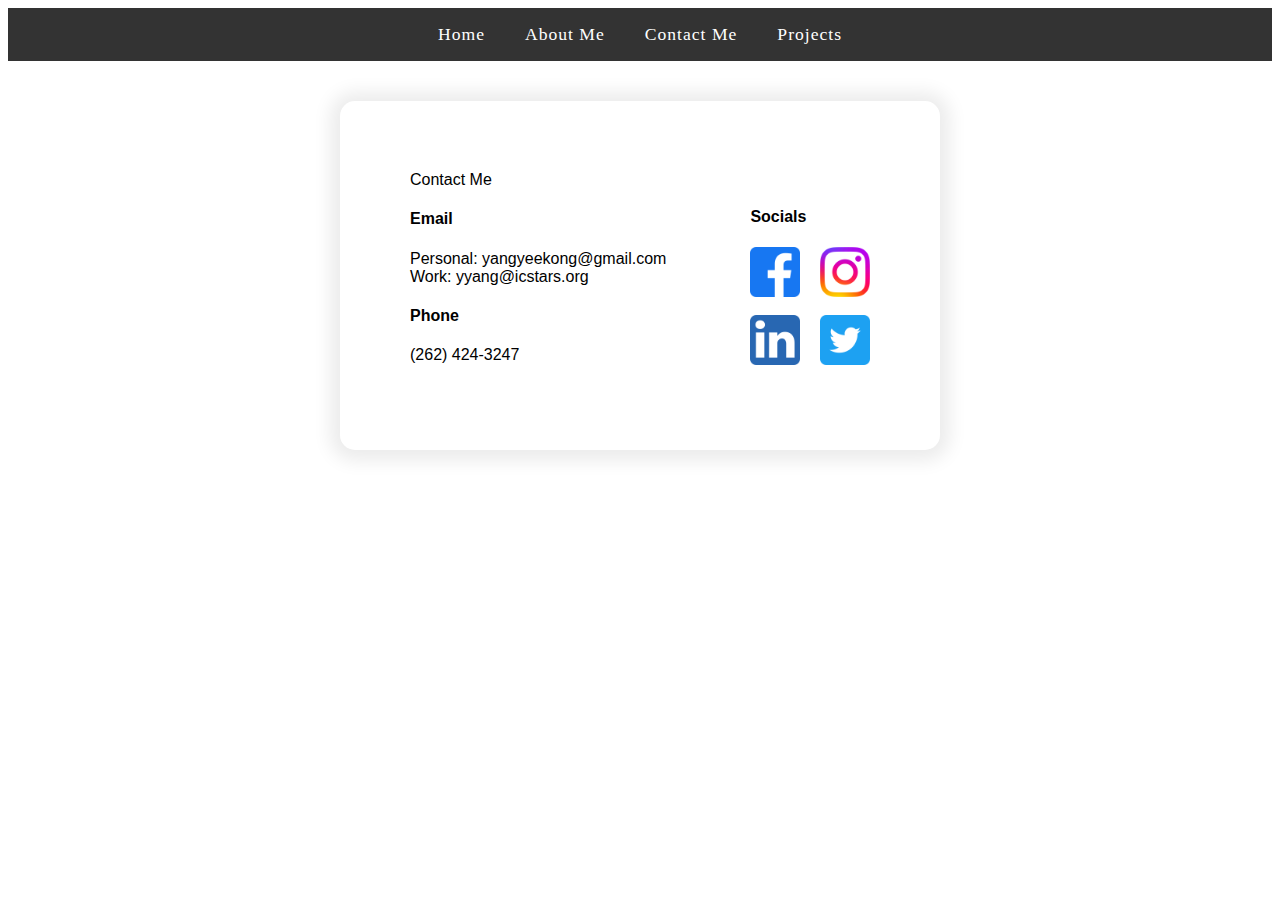
<file: contactMe.html>
<!DOCTYPE html>
<html lang="en">
<head>
    <meta charset="UTF-8" />
    <meta name="viewport" content="width=device-width, initial-scale=1.0"/>
    <title>Contact Me | Yeekong Yang</title>
    <link rel="stylesheet" href="topBar.css" />
    <style>
        .splitBox {
            max-width: 600px;
            margin: 40px auto 0 auto;
            background: #fff;
            border-radius: 15px;
            box-shadow: 0 1px 18px 10px rgba(0,0,0,0.08);
            padding: 70px;
            font-family: sans-serif;
            display: flex; 
            gap: 24px;
            align-items: flex-start;
            align-items: center;
        }
        .socials { 
            display: flex;
            gap: 20px;
            padding-left: 50%;
        }
        .socials img {
            width: 50px;
            min-width: 50px;
            display: block;
        }
    </style>
</head>
<body>
    <div>
        <nav>
            <a href="home.html">Home</a>
            <a href="aboutme.html">About Me</a>
            <a href="contactMe.html">Contact Me</a>
        <a href="projects.html">Projects</a>
        </nav>
    </div>

    <div class="splitBox">
        <div>
            <header>Contact Me</header>

            <h4>Email</h4>
            <p>
                Personal: yangyeekong@gmail.com<br />
                Work: yyang@icstars.org
            </p>

            <h4>Phone</h4>
            <p>(262) 424-3247</p>
        </div>

        <div>
            <h4 class="socials">Socials</h4>

            <div class="socials">
                <div>
                    <a href="https://www.facebook.com/" target="_blank">
                        <img src="images/facebook.png" alt="icons" />
                    </a>
                    <br>
                    <a href="https://www.linkedin.com/" target="_blank">
                        <img src="images/linkedin.png" alt="icons" />
                    </a>
                </div>

                <div>
                    <a href="https://www.instagram.com/" target="_blank">
                        <img src="images/instagram.png" alt="icons" />
                    </a>
                    <br>
                    <a href="https://x.com/" target="_blank">
                        <img src="images/twitter.png" alt="icons" />
                    </a>
                </div>
            </div>
        </div>
    </div>
</body>
</html>
</file>
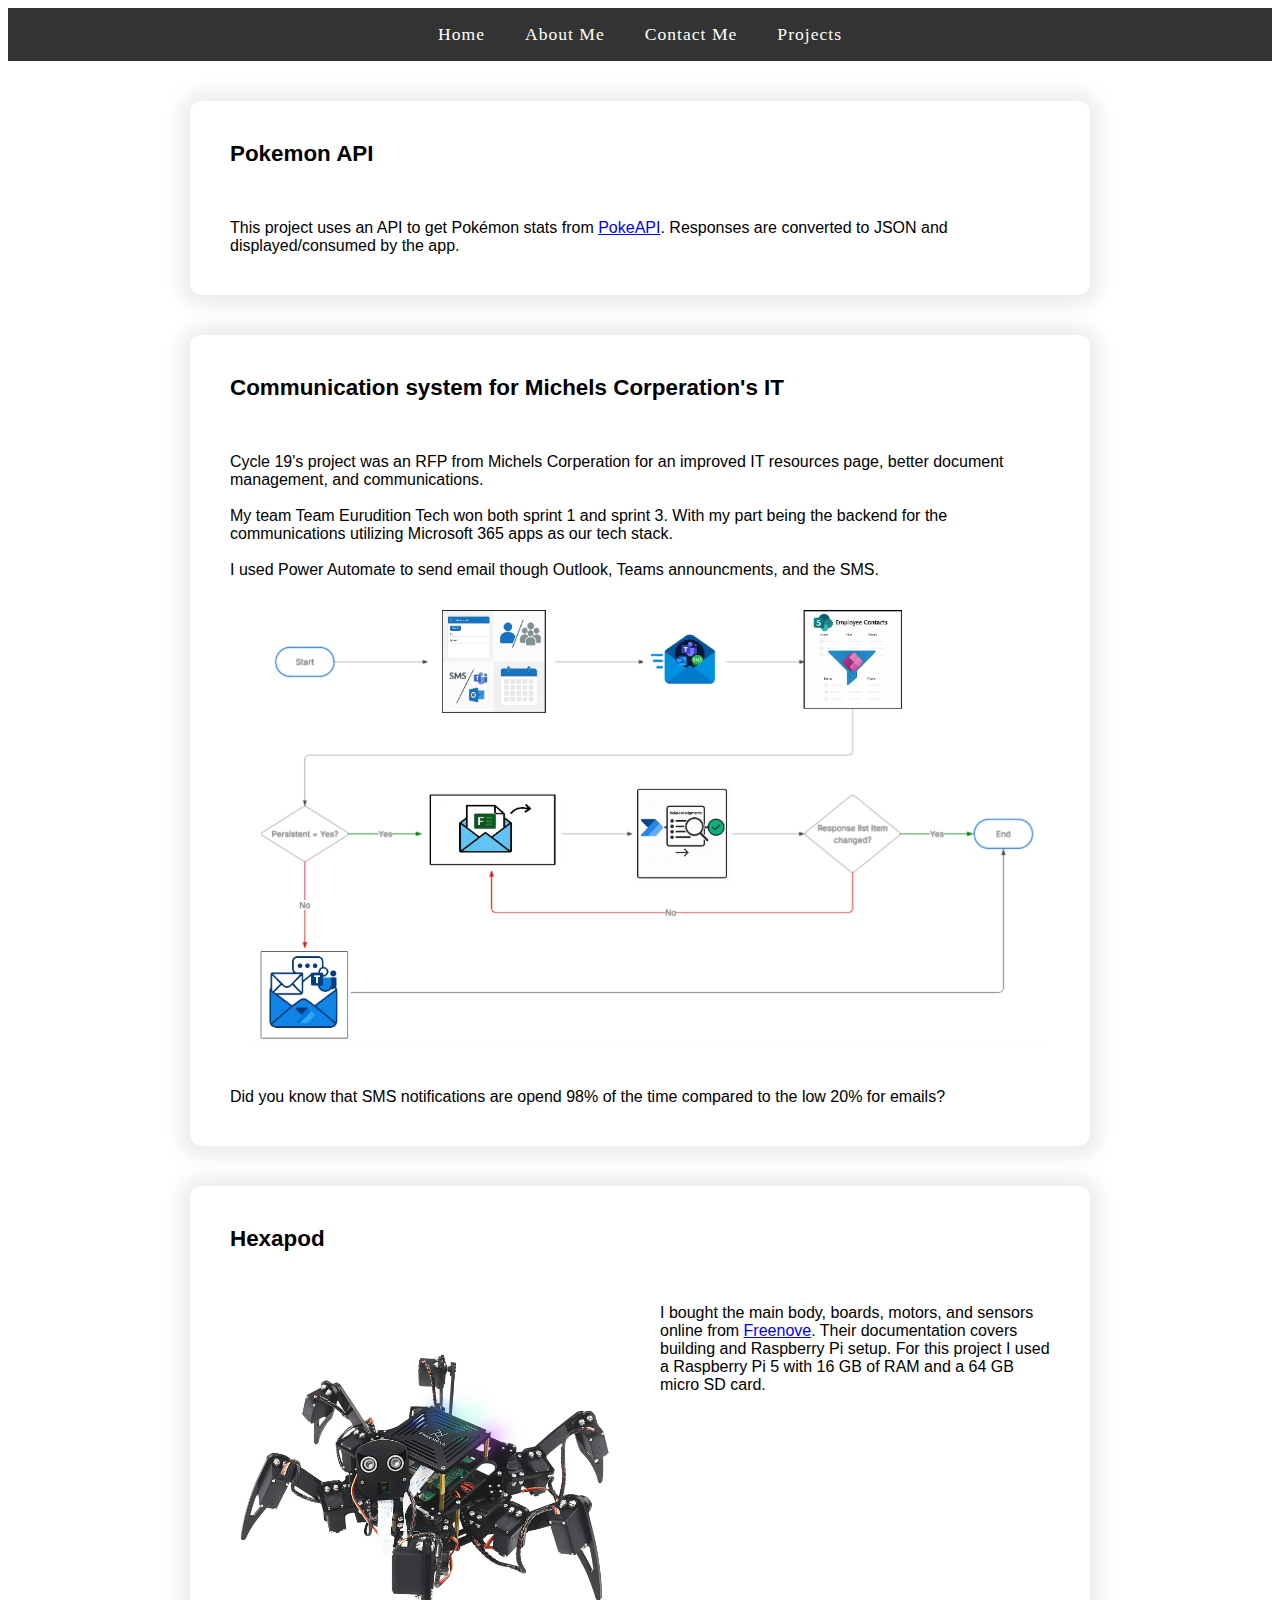
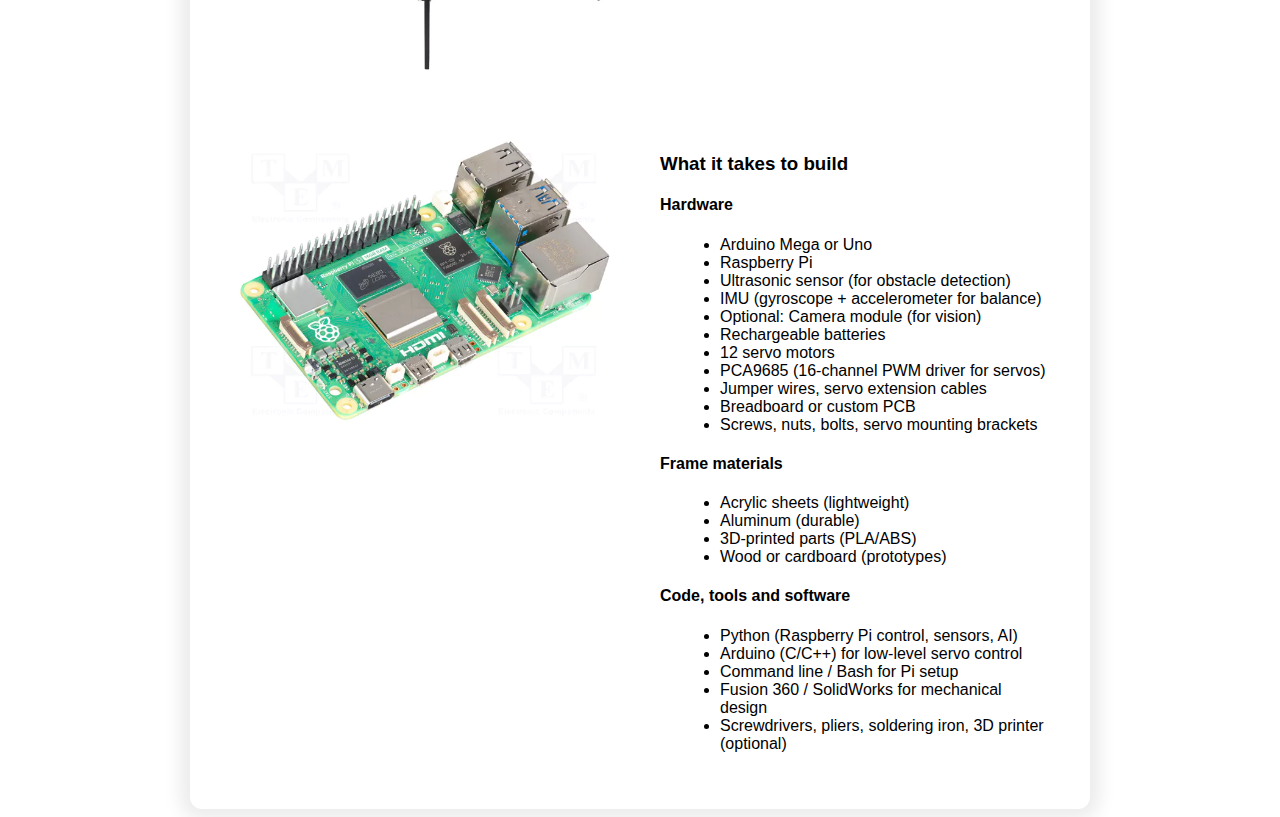
<file: projects.html>
<!DOCTYPE html>
<html lang="en">
<head>
    <meta charset="UTF-8">
    <meta name="viewport" content="width=device-width, initial-scale=1.0">
    <title>About Me | Yeekong Yang</title>
    <link rel="stylesheet" href="topBar.css">
    <style>
        .box { /* container for image and paragraph */
            display: flex;
            flex-wrap: wrap; /* allow children to wrap instead of overflowing */
            align-items: flex-start;
            gap: 40px;
            max-width: 900px;
            width: calc(100% - 40px);
            margin: 40px auto 0 auto;
            background: #fff;
            border-radius: 12px;
            box-shadow: 0 1px 18px 10px rgba(0,0,0,0.08);
            padding: 40px;
            font-family: sans-serif;
        }

        .box .project-title {
            width: 100%;
            margin: 0 0 12px 0;
            font-size: 1.4rem;
        }

        .box .para-box, .box .project-media {
            flex: 1 1 280px; /* allow growth and shrink; set a reasonable base */
            min-width: 220px;
        }
    </style>
</head>
<body>

    <nav>
        <a href="index.html">Home</a>
        <a href="aboutme.html">About Me</a>
        <a href="contactMe.html">Contact Me</a>
        <a href="projects.html">Projects</a>
    </nav>
    
    <main>
        <!-- Pokemon API -->
        <div class="box" id="pokemon-api">
        <h1 class="project-title">Pokemon API</h1>
        <div class="para-box">
            This project uses an API to get Pokémon stats from
            <a href="https://pokeapi.co/" target="_blank" rel="noopener">PokeAPI</a>.
            Responses are converted to JSON and displayed/consumed by the app.
        </div>
    </div>
                    <!-- SMS -->
    <div class="box" id="SMS">
        <h1 class="project-title">Communication system for Michels Corperation's IT</h1>
        <div class="para-box">
            Cycle 19's project was an RFP from Michels Corperation for an improved IT resources page, better document management, and communications.
            <br><br>
            My team Team Eurudition Tech won both sprint 1 and sprint 3. With my part being the backend for the communications utilizing Microsoft 365 apps as our tech stack.
            <br><br>
            I used Power Automate to send email though Outlook, Teams announcments, and the SMS. 
            <br><br>
            <img src="images/SMSFlowChart.png" alt="Backend Flow Chart for SMS" class="SMSChart">
            <br><br>
            Did you know that SMS notifications are opend 98% of the time compared to the low 20% for emails?
        </div>
    </div>
                    <!-- Hexapod -->
    <div class="box" id="hexapod">
        <h1 class="project-title">Hexapod</h1>

        <div class="project-media">
            <img src="images/61zmykS365L.jpg" alt="Hexapod" class="project-image">
        </div>

        <div class="para-box">
            I bought the main body, boards, motors, and sensors online from
            <a href="https://docs.freenove.com/projects/fnk0052/en/latest/fnk0052/codes/tutorial/Welcome.html" target="_blank" rel="noopener">Freenove</a>.
            Their documentation covers building and Raspberry Pi setup. For this project I used a Raspberry Pi 5 with 16 GB of RAM and a 64 GB micro SD card.
        </div>

        <div class="project-media">
            <img src="images/1148231_1.webp" alt="Raspberry Pi 5 16GB" class="project-image">
        </div>

        <div class="para-box">
        <h3>What it takes to build</h3>

        <h4>Hardware</h4>
        <ul class="project-list">
            <li>Arduino Mega or Uno</li>
            <li>Raspberry Pi</li>
            <li>Ultrasonic sensor (for obstacle detection)</li>
            <li>IMU (gyroscope + accelerometer for balance)</li>
            <li>Optional: Camera module (for vision)</li>
            <li>Rechargeable batteries</li>
            <li>12 servo motors</li>
            <li>PCA9685 (16-channel PWM driver for servos)</li>
            <li>Jumper wires, servo extension cables</li>
            <li>Breadboard or custom PCB</li>
            <li>Screws, nuts, bolts, servo mounting brackets</li>
        </ul>

        <h4>Frame materials</h4>
        <ul class="project-list">
            <li>Acrylic sheets (lightweight)</li>
            <li>Aluminum (durable)</li>
            <li>3D-printed parts (PLA/ABS)</li>
            <li>Wood or cardboard (prototypes)</li>
        </ul>

        <h4>Code, tools and software</h4>
        <ul class="project-list">
            <li>Python (Raspberry Pi control, sensors, AI)</li>
            <li>Arduino (C/C++) for low-level servo control</li>
            <li>Command line / Bash for Pi setup</li>
            <li>Fusion 360 / SolidWorks for mechanical design</li>
            <li>Screwdrivers, pliers, soldering iron, 3D printer (optional)</li>
        </ul>
        </div>
        
    </div>      <!-- END -->

</main>

</body>
</html>
</file>
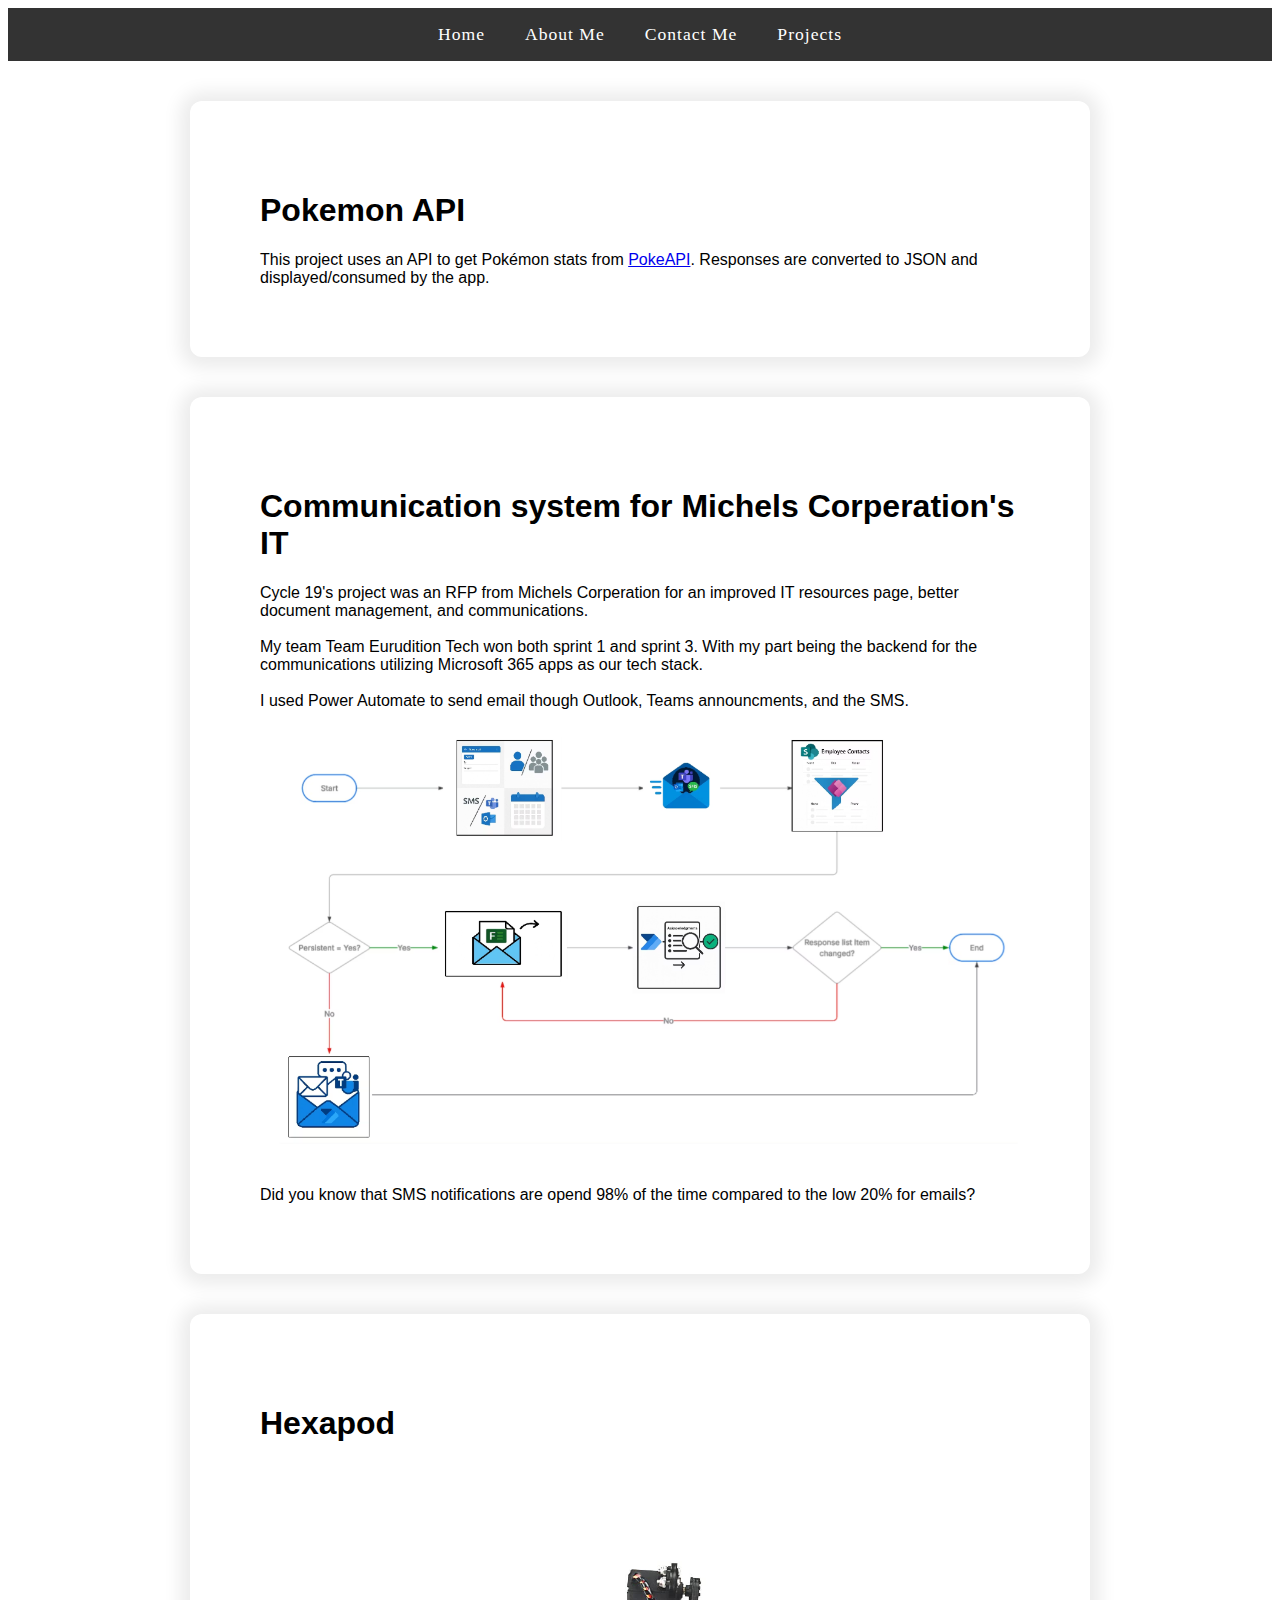
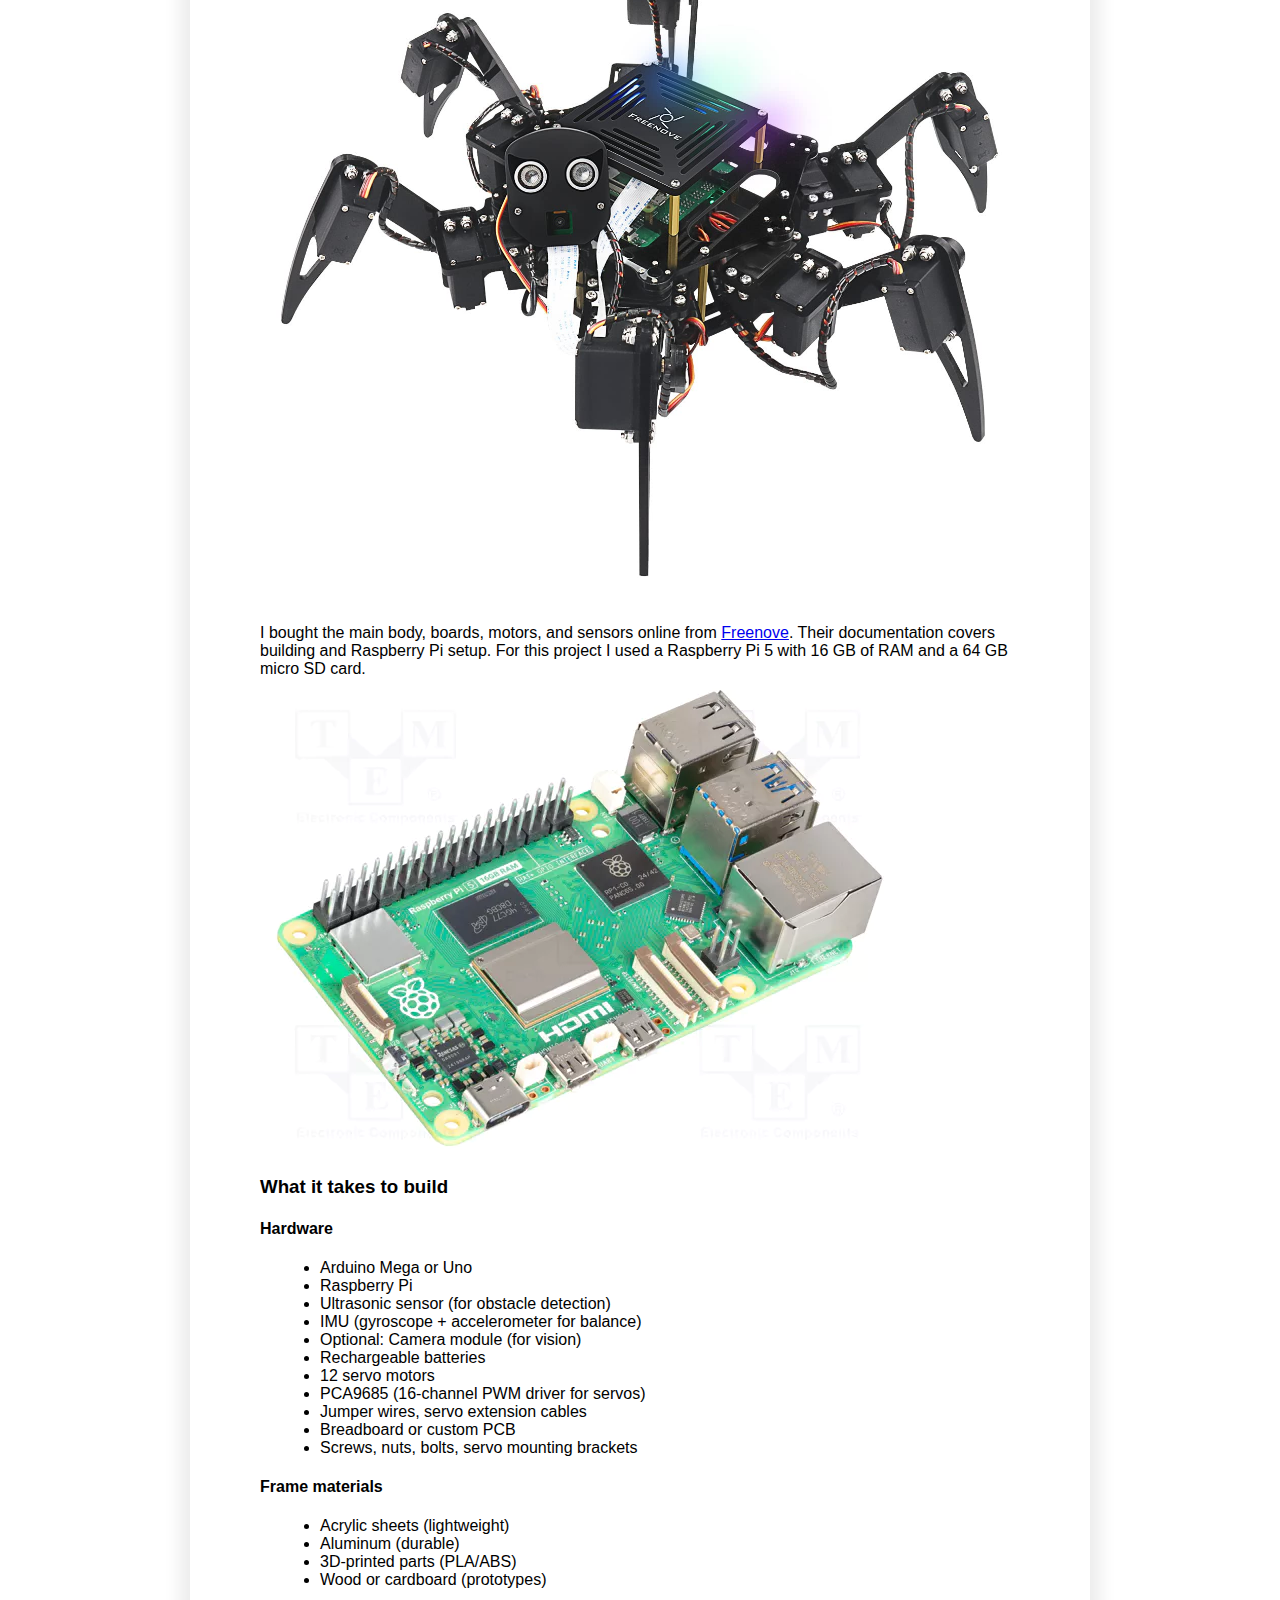
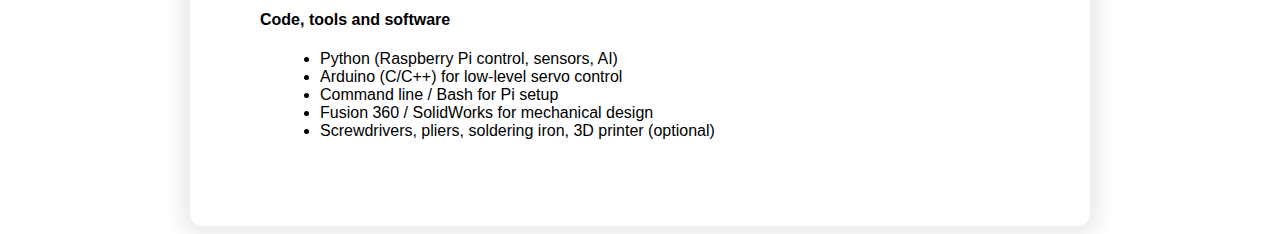
<file: test.html>
<!DOCTYPE html>
<html lang="en">
<head>
    <meta charset="UTF-8">
    <meta name="viewport" content="width=device-width, initial-scale=1.0">
    <title>About Me | Yeekong Yang</title>
    <link rel="stylesheet" href="topBar.css">
    <style>
        .box { 
            align-items: flex-start;
            max-width: 900px;
            margin: 40px auto 0 auto;
            background: #fff;
            border-radius: 12px;
            box-shadow: 0 1px 18px 10px rgba(0,0,0,0.08);
            padding: 70px;
            font-family: sans-serif;
        }
    </style>
</head>
<body>

    <nav>
        <a href="index.html">Home</a>
        <a href="aboutme.html">About Me</a>
        <a href="contactMe.html">Contact Me</a>
        <a href="projects.html">Projects</a>
    </nav>
    
    <main>
        <!-- Pokemon API -->
        <div class="box" id="pokemon-api">
        <h1 class="project-title">Pokemon API</h1>
        <div class="para-box">
            This project uses an API to get Pokémon stats from
            <a href="https://pokeapi.co/" target="_blank" rel="noopener">PokeAPI</a>.
            Responses are converted to JSON and displayed/consumed by the app.
        </div>
    </div>
                    <!-- SMS -->
    <div class="box" id="SMS">
        <h1 class="project-title">Communication system for Michels Corperation's IT</h1>
        <div class="para-box">
            Cycle 19's project was an RFP from Michels Corperation for an improved IT resources page, better document management, and communications.
            <br><br>
            My team Team Eurudition Tech won both sprint 1 and sprint 3. With my part being the backend for the communications utilizing Microsoft 365 apps as our tech stack.
            <br><br>
            I used Power Automate to send email though Outlook, Teams announcments, and the SMS. 
            <br><br>
            <img src="images/SMSFlowChart.png" alt="Backend Flow Chart for SMS" class="SMSChart">
            <br><br>
            Did you know that SMS notifications are opend 98% of the time compared to the low 20% for emails?
        </div>
    </div>
                    <!-- Hexapod -->
    <div class="box" id="hexapod">
        <h1 class="project-title">Hexapod</h1>

        <div class="project-media">
            <img src="images/61zmykS365L.jpg" alt="Hexapod" class="project-image">
        </div>

        <div class="para-box">
            I bought the main body, boards, motors, and sensors online from
            <a href="https://docs.freenove.com/projects/fnk0052/en/latest/fnk0052/codes/tutorial/Welcome.html" target="_blank" rel="noopener">Freenove</a>.
            Their documentation covers building and Raspberry Pi setup. For this project I used a Raspberry Pi 5 with 16 GB of RAM and a 64 GB micro SD card.
        </div>

        <div class="project-media">
            <img src="images/1148231_1.webp" alt="Raspberry Pi 5 16GB" class="project-image">
        </div>

        <div class="para-box">
        <h3>What it takes to build</h3>

        <h4>Hardware</h4>
        <ul class="project-list">
            <li>Arduino Mega or Uno</li>
            <li>Raspberry Pi</li>
            <li>Ultrasonic sensor (for obstacle detection)</li>
            <li>IMU (gyroscope + accelerometer for balance)</li>
            <li>Optional: Camera module (for vision)</li>
            <li>Rechargeable batteries</li>
            <li>12 servo motors</li>
            <li>PCA9685 (16-channel PWM driver for servos)</li>
            <li>Jumper wires, servo extension cables</li>
            <li>Breadboard or custom PCB</li>
            <li>Screws, nuts, bolts, servo mounting brackets</li>
        </ul>

        <h4>Frame materials</h4>
        <ul class="project-list">
            <li>Acrylic sheets (lightweight)</li>
            <li>Aluminum (durable)</li>
            <li>3D-printed parts (PLA/ABS)</li>
            <li>Wood or cardboard (prototypes)</li>
        </ul>

        <h4>Code, tools and software</h4>
        <ul class="project-list">
            <li>Python (Raspberry Pi control, sensors, AI)</li>
            <li>Arduino (C/C++) for low-level servo control</li>
            <li>Command line / Bash for Pi setup</li>
            <li>Fusion 360 / SolidWorks for mechanical design</li>
            <li>Screwdrivers, pliers, soldering iron, 3D printer (optional)</li>
        </ul>
        </div>
        
    </div>      <!-- END -->

</main>

</body>
</html>
</file>
<file: topBar.css>
nav {
    background: #333;
    padding: 16px 0;
    text-align: center;
}

nav a {
    color: #fff;
    text-decoration: none;
    margin: 0 18px;
    font-size: 1.1em;
    letter-spacing: 1px;
    transition: color 0.2s;;
}

nav a:hover {
    color: #ff9800;
}

/* Layout fixes: keep everything inside boxes */
*, *::before, *::after {
    box-sizing: border-box;
}

img {
    max-width: 100%;
    height: auto;
    display: block;
}

.para-box {
    overflow-wrap: break-word;
    word-break: break-word;
}

.project-image, .SMSChart {
    max-width: 100%;
    height: auto;
    display: block;
}

.project-list {
    margin-left: 1.25rem;
}

@media (max-width: 1000px) {
    .box {
        padding: 30px;
        gap: 20px;
    }
}
</file>
